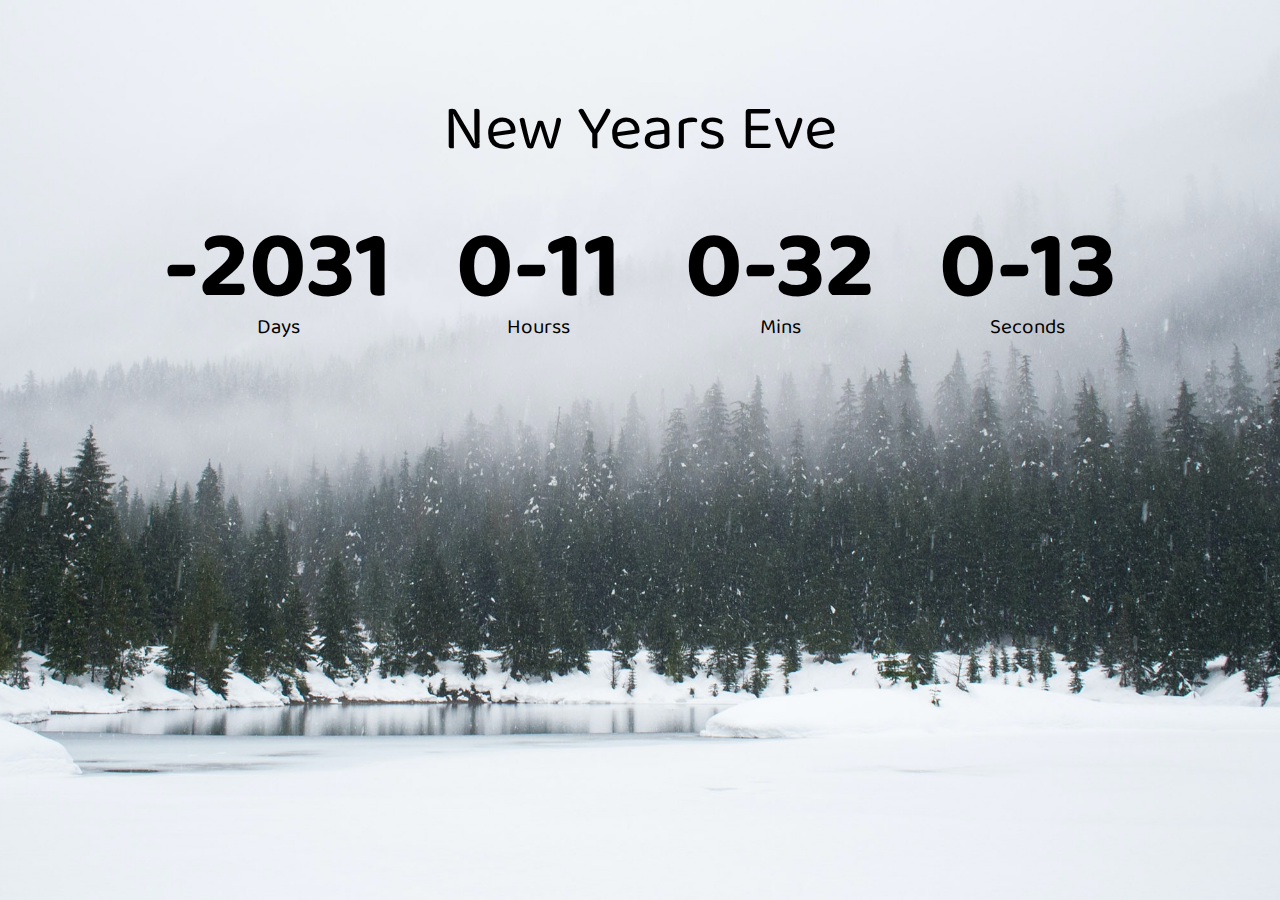
<file: countdown/index.html>
<!DOCTYPE html>
<html lang="en">
<head>
    <meta charset="UTF-8">
    <meta name="viewport" content="width=device-width, initial-scale=1.0">
    <title>Countdown timer</title>
    <link rel="stylesheet" href="style.css">
    <script src="script.js" defer ></script>
</head>
<body>
    <h1>New Years Eve</h1>
    <div class="countdowncontainer">
        <div class=" cd days-c">
            <p class="big-text" id="days">0</p>
            <span>Days</span>
        </div>
        <div class="cd hours-c">
            <p class="big-text" id="hours">0</p>
            <span>Hourss</span>
        </div>
        <div class="cd mins-c">
            <p class="big-text" id="mins">0</p>
            <span>Mins</span>
        </div>
        <div class="cd seconds-c">
            <p class="big-text" id="seconds">0</p>
            <span>Seconds</span>
        </div>
    </div>
</body>
</html>
</file>
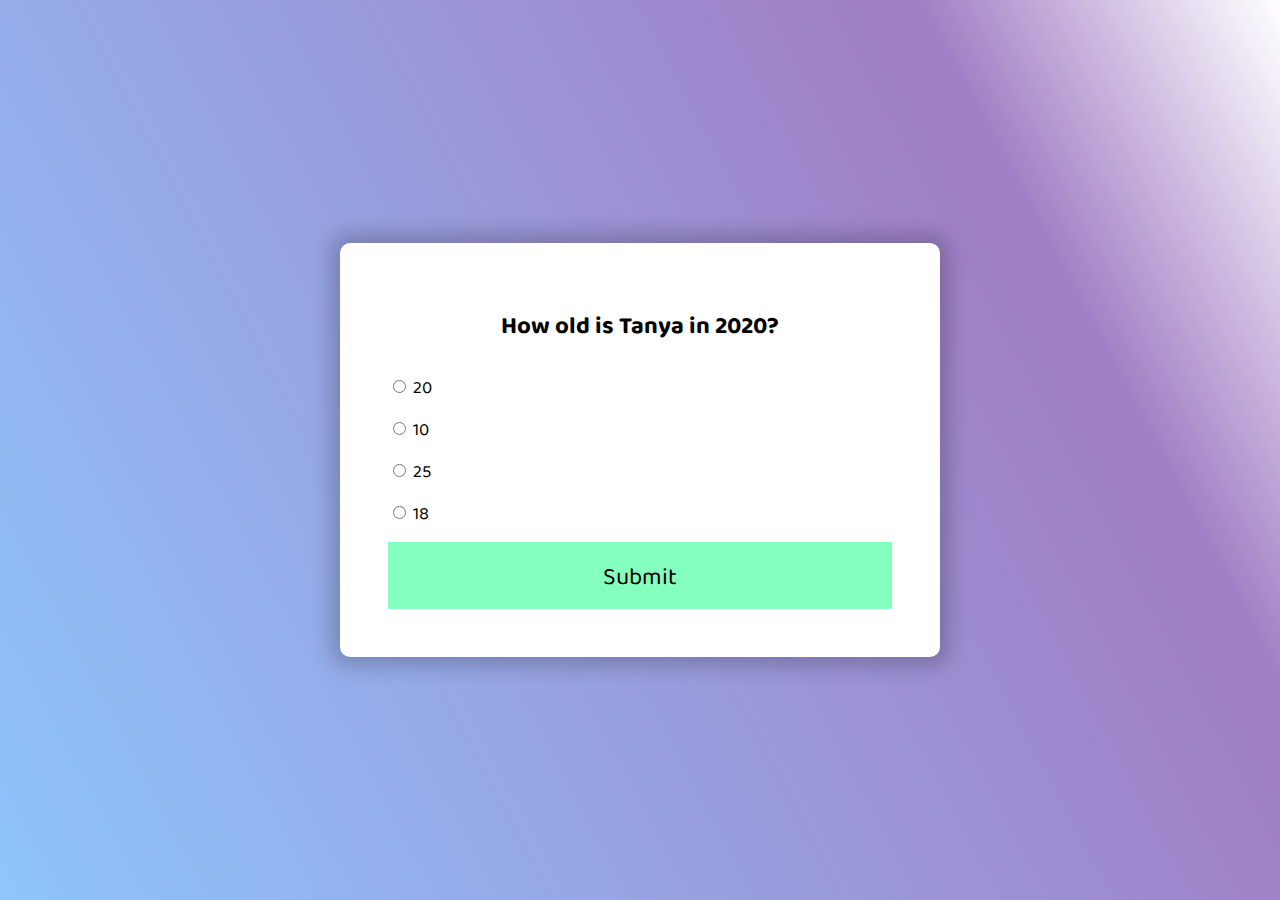
<file: Quiz App/index.html>
<!DOCTYPE html>
<html lang="en">
<head>
    <meta charset="UTF-8">
    <meta name="viewport" content="width=device-width, initial-scale=1.0">
    <title>Quiz</title>
    <link rel="stylesheet" href="style.css">
    <script src="script.js" defer></script>
</head>
<body>
    <div class="quiz-container">
        <div class="quiz-header">
        <h2 id="question">Question Text</h2>
        <ul>
            <li><input type="radio" id="a" name="answer" class="answer"/>
            <label id="a_text" for="a">Question</label></li>     
        </ul>
        <ul>
            <li><input type="radio" id="b" name="answer" class="answer"/>
            <label  id="b_text"for="b">Question</label></li>     
        </ul>
        <ul>
            <li><input type="radio" id="c" name="answer" class="answer"/>
            <label id="c_text" for="c">Question</label></li>     
        </ul>
        <ul>
            <li><input type="radio" id="d" name="answer" class="answer"/>
            <label  id="d_text"for="d">Question</label></li>     
        </ul>
        <button id="submit">Submit</button>
    </div>
    </div>
</body>
</html>
</file>
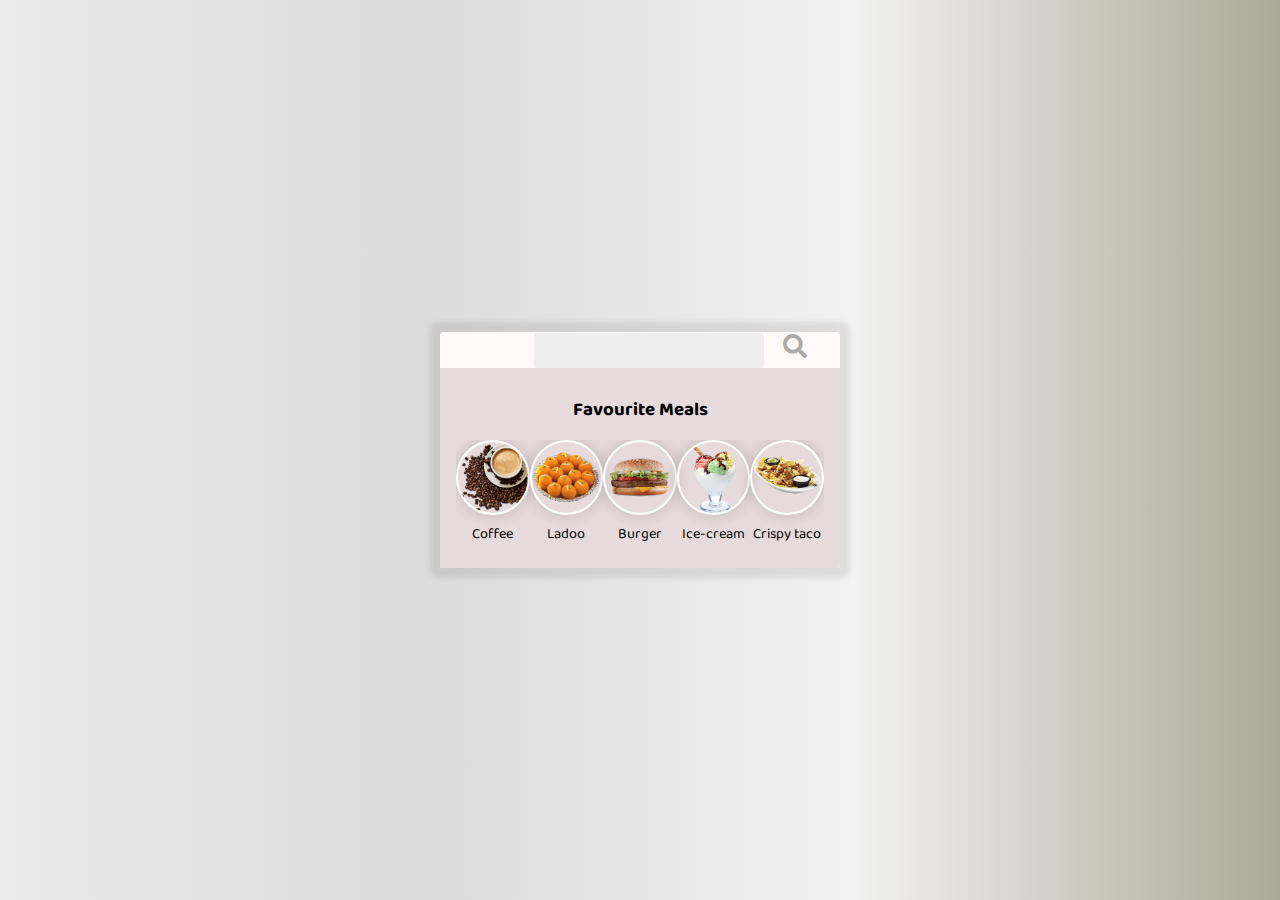
<file: Recepie app/index.html>
<!DOCTYPE html>
<html lang="en">
<head>
    <meta charset="UTF-8">
    <meta name="viewport" content="width=device-width, initial-scale=1.0">
    <title>Recepie</title>
    <link rel="stylesheet" href="https://cdnjs.cloudflare.com/ajax/libs/font-awesome/5.14.0/css/all.min.css">
    <link rel="stylesheet" href="style.css">
    <script src="script.js" defer></script>
</head>
<body>
    <div class="mobile-container">
        <header>
            <input type="text">
            <button id="search"><i class="fas fa-search"></i></button>
        </header>
        <div class="fav-container">
            <h3>Favourite Meals</h3>
            <ul class="fav-meals">
                <li><img src="img/3.png"" alt="">
                    <span>Coffee</span></li>
                <li><img src="img/4.png" alt="">
                    <span>Ladoo</span></li>
                <li><img src="./img/1.png" alt="">
                    <span>Burger</span></li>
                <li><img src="./img/2.png" alt="">
                    <span>Ice-cream</span></li>
                <li><img src="./img/5.png" alt="">
                    <span>Crispy taco</span></li>
            </ul>
        </div>
        <div class="meals" id="meals"> 
            
        </div>
    </div>
</body>
</html>
</file>
<file: countdown/style.css>
@import url('https://fonts.googleapis.com/css2?family=Baloo+Chettan+2:wght@500&display=swap');
*{
    box-sizing: border-box;
}
body{
    font-family: 'Baloo Chettan 2', cursive;
    margin: 0;
    background-image: url("bg.jpg");
    min-height: 100vh;
    background-size: cover;
    background-position: center center;
    display: flex;
    flex-direction: column;
    align-items: center;
    justify-content: center;
}
h1{
    font-weight: normal;
    font-size: 4rem;
    margin-top: -30rem;
}
.countdowncontainer{
    display: flex;
    flex-wrap: wrap;
    justify-content: center;
}
.big-text{
    font-weight: bold;
    font-size: 6rem;
    line-height: 1;
    margin: 0 2rem;
}
.cd{
    text-align: center;
}
.cd span{
    font-size: 1.3rem;
}
</file>
<file: Quiz App/style.css>
@import url('https://fonts.googleapis.com/css2?family=Baloo+Chettan+2:wght@500&display=swap');
*{
    box-sizing: border-box;
}
body{
    font-family: 'Baloo Chettan 2', cursive;
    margin: 0;
    display: flex;
    align-items: center;
    justify-content: center;
    background-color: #8EC5FC;
    background-image: linear-gradient(62deg, #8EC5FC 0%, #a17dc4 79%, #ffffff 100%);
    min-height: 100vh;
}
.quiz-container{
    background-color: #ffffff;
    border-radius: 10px;
    box-shadow: 0 0 20px 10px rgba(0,0,0,0.2);
    width: 600px;
    overflow: hidden;
    max-width:100%;
}
.quiz-header{
    padding: 3rem;
}
h2{
    margin: 0;
    text-align: center;
    padding: 1rem;
}
ul{
    list-style-type: none;
    padding: 0;
}
ul li{
    
    margin:  1rem 0;
    font-size: 1.1rem;
}
ul li label{
    cursor: pointer;
}
button{
    background-color: #85FFBD;
    border: none;
    color: black;
    padding: 1rem;
    display: block;
    font-family: inherit;
    cursor: pointer;
    width: 100%;
    font-size: 1.5rem;
    font-family: 'Baloo Chettan 2', cursive;


}
button:hover{
    background-color: #185f5c;
    color: white;
}
button:focus{
    background-color: #5e3370;
    outline: none;
}
</file>
<file: Recepie app/style.css>
@import url('https://fonts.googleapis.com/css2?family=Baloo+Chettan+2:wght@500&display=swap');
*{
    box-sizing: border-box;
}
body{
    background: #ADA996;  
    background: -webkit-linear-gradient(to right,
    #EAEAEA, #DBDBDB,
    #F2F2F2, #ADA996); 
    background: linear-gradient(to right,
    #EAEAEA, #DBDBDB,
    #F2F2F2, #ADA996);
    font-family: 'Baloo Chettan 2', cursive;
    display: flex;
    align-items: center;
    justify-content: center;
    margin: 0;
    min-height: 100vh;
}
.mobile-container{
    background-color: snow;
    width: 400px;
    box-shadow: 0 0 5px 10px #3333331a ;
    border-radius: 3px;
    overflow: hidden;
}

img{
    max-width: 100%;

}
.header{
    display: flex;
    align-items: center;
    padding: 1rem;
    justify-content: center;
    

}
header input{
    border: none;
    background-color:#eee ;
    border-radius: 3px;
    padding: 0.5rem 1rem;
    font-family: inherit;
    margin-left: 94px;
}
header button{
    background-color: transparent;
    border: none;
    color: #aaa;
    font-size: 1.5rem;
    margin-left:10px ;
    align-items: center;
}
.fav-container{
    background-color: #e7dadc;
    text-align: center;
    padding: 0.5rem 1rem;
}
.fav-meals{
    display: flex;
    list-style-type: none;
    padding: 0;
    overflow: auto;
}
.fav-meals li{
    width: 85px;
}
.fav-meals li img{
    border-radius: 50%;
    width: 75px;
    height: 75px;
    box-shadow: 0 0 10px 5px #3333331a ;
    object-fit: cover;
    border: 2px solid white;
}
.fav-meals li span{
    font-size: 0.9rem;
}
.meal{
    border-radius: 3px;
    box-shadow: 0 0 10px 5px #3333331a ;
    margin: 1.5rem;
    overflow: hidden;
}
.meal-header{
    position: relative;
}
.meal-header .random{
    position: absolute;
    top: 1rem;
    background-color: #fff;
    padding: 0.25rem 0.5rem;
    border-top-right-radius: 3px;
    border-bottom-right-radius: 3px;
}
.meal-header img{
    object-fit: cover;
    height: 300px ;
    width:100% ;
}
.meal-body{
    display: flex;
    align-items: center;
    justify-content: space-between;
    padding: 1rem;
}
.meal-body h4{
    margin: 0;
}
.meal-body .fav-btn{
    border: none;
    background-color: transparent;
    font-size: 1.5rem;
    color: gray;
}
.meal-body .fav-btn.active{
    color: rgb(212, 55, 55);
}
</file>
